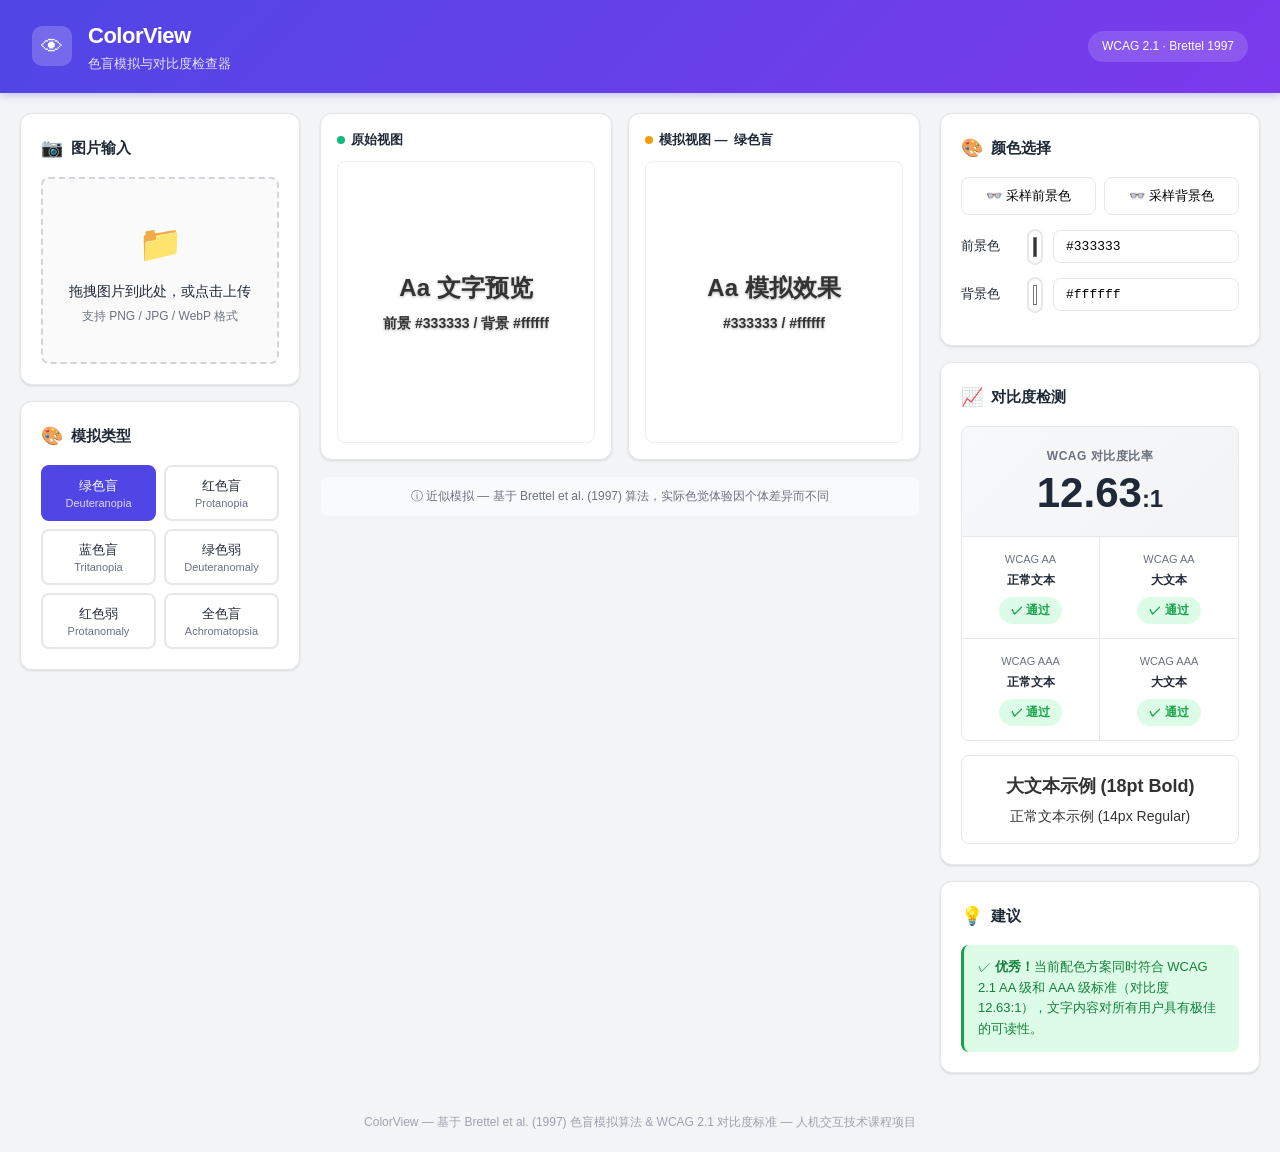
<file: index.html>
<!DOCTYPE html>
<html lang="zh-CN">
<head>
    <meta charset="UTF-8">
    <meta name="viewport" content="width=device-width, initial-scale=1.0">
    <title>ColorView - 色盲模拟与对比度检查器</title>
    <style>
        :root {
            --primary: #4f46e5;
            --primary-dark: #4338ca;
            --primary-light: #e0e7ff;
            --success: #16a34a;
            --success-bg: #dcfce7;
            --warning: #d97706;
            --warning-bg: #fef3c7;
            --danger: #dc2626;
            --danger-bg: #fee2e2;
            --bg: #f3f4f6;
            --card: #ffffff;
            --border: #e5e7eb;
            --text: #1f2937;
            --text-light: #6b7280;
            --text-lighter: #9ca3af;
            --shadow: 0 1px 3px rgba(0,0,0,0.08), 0 1px 2px rgba(0,0,0,0.04);
            --shadow-md: 0 4px 6px -1px rgba(0,0,0,0.08), 0 2px 4px -1px rgba(0,0,0,0.04);
            --radius: 12px;
            --radius-sm: 8px;
        }
        * { margin: 0; padding: 0; box-sizing: border-box; }
        body {
            font-family: -apple-system, BlinkMacSystemFont, 'Segoe UI', Roboto, 'PingFang SC', 'Microsoft YaHei', 'Noto Sans SC', sans-serif;
            background: var(--bg);
            color: var(--text);
            line-height: 1.6;
            min-height: 100vh;
        }

        /* Header */
        .header {
            background: linear-gradient(135deg, var(--primary) 0%, #7c3aed 100%);
            color: white;
            padding: 18px 32px;
            display: flex;
            align-items: center;
            justify-content: space-between;
            box-shadow: 0 2px 8px rgba(79,70,229,0.3);
            position: relative;
            z-index: 10;
        }
        .header-left { display: flex; align-items: center; gap: 16px; }
        .header .logo {
            width: 40px; height: 40px;
            background: rgba(255,255,255,0.2);
            border-radius: 10px;
            display: flex; align-items: center; justify-content: center;
            font-size: 22px;
        }
        .header h1 { font-size: 22px; font-weight: 700; letter-spacing: -0.5px; }
        .header .subtitle { font-size: 13px; opacity: 0.85; margin-top: 1px; }
        .header-badge {
            background: rgba(255,255,255,0.15);
            padding: 6px 14px;
            border-radius: 20px;
            font-size: 12px;
            backdrop-filter: blur(4px);
        }

        /* Main layout */
        .main {
            display: grid;
            grid-template-columns: 280px 1fr 320px;
            gap: 20px;
            padding: 20px;
            max-width: 1600px;
            margin: 0 auto;
            min-height: calc(100vh - 80px);
        }

        /* Cards */
        .card {
            background: var(--card);
            border-radius: var(--radius);
            padding: 20px;
            box-shadow: var(--shadow);
            border: 1px solid var(--border);
        }
        .card + .card { margin-top: 16px; }
        .card-title {
            font-size: 15px;
            font-weight: 600;
            color: var(--text);
            margin-bottom: 14px;
            display: flex;
            align-items: center;
            gap: 8px;
        }
        .card-title .icon { font-size: 18px; }

        /* Upload area */
        .upload-area {
            border: 2px dashed #d1d5db;
            border-radius: var(--radius-sm);
            padding: 36px 20px;
            text-align: center;
            cursor: pointer;
            transition: all 0.25s ease;
            background: #fafafa;
            position: relative;
        }
        .upload-area:hover, .upload-area.dragover {
            border-color: var(--primary);
            background: var(--primary-light);
        }
        .upload-area.dragover { transform: scale(1.02); }
        .upload-icon { font-size: 36px; margin-bottom: 8px; display: block; }
        .upload-text { font-size: 14px; color: var(--text); font-weight: 500; }
        .upload-subtext { font-size: 12px; color: var(--text-light); margin-top: 4px; }
        .upload-area input[type="file"] { display: none; }

        /* CVD type buttons */
        .cvd-grid {
            display: grid;
            grid-template-columns: 1fr 1fr;
            gap: 8px;
        }
        .cvd-btn {
            padding: 10px 8px;
            border: 2px solid var(--border);
            border-radius: var(--radius-sm);
            background: white;
            cursor: pointer;
            transition: all 0.2s;
            text-align: center;
            font-size: 13px;
            font-weight: 500;
            color: var(--text);
        }
        .cvd-btn:hover { border-color: var(--primary); color: var(--primary); background: #fafafe; }
        .cvd-btn.active {
            border-color: var(--primary);
            background: var(--primary);
            color: white;
        }
        .cvd-btn .cvd-label { display: block; font-size: 11px; color: var(--text-light); margin-top: 2px; font-weight: 400; }
        .cvd-btn.active .cvd-label { color: rgba(255,255,255,0.8); }

        /* Preview area */
        .preview-area { display: flex; flex-direction: column; gap: 16px; }
        .preview-container {
            display: grid;
            grid-template-columns: 1fr 1fr;
            gap: 16px;
        }
        .preview-box {
            background: white;
            border-radius: var(--radius);
            padding: 16px;
            box-shadow: var(--shadow);
            border: 1px solid var(--border);
            display: flex;
            flex-direction: column;
        }
        .preview-label {
            font-size: 13px;
            font-weight: 600;
            color: var(--text);
            margin-bottom: 10px;
            display: flex;
            align-items: center;
            gap: 6px;
        }
        .preview-label .dot {
            width: 8px; height: 8px;
            border-radius: 50%;
            display: inline-block;
        }
        .preview-label .dot.original { background: #10b981; }
        .preview-label .dot.simulated { background: #f59e0b; }
        .canvas-wrap {
            position: relative;
            flex: 1;
            background: repeating-conic-gradient(#f3f4f6 0% 25%, #fff 0% 50%) 50%/16px 16px;
            border-radius: var(--radius-sm);
            overflow: hidden;
            min-height: 280px;
            display: flex;
            align-items: center;
            justify-content: center;
            border: 1px solid #eee;
        }
        .canvas-wrap canvas {
            max-width: 100%;
            max-height: 480px;
            display: none;
            image-rendering: auto;
        }
        .canvas-wrap.sample-mode { cursor: crosshair; }
        .canvas-wrap.sample-mode canvas { cursor: crosshair; }

        /* Empty state */
        .empty-state {
            text-align: center;
            padding: 60px 20px;
            color: var(--text-light);
        }
        .empty-state .empty-icon { font-size: 48px; margin-bottom: 12px; display: block; }
        .empty-state p { font-size: 14px; }
        .empty-state .hint { font-size: 12px; color: var(--text-lighter); margin-top: 8px; }

        /* Color blocks (no-image mode) */
        .color-block {
            width: 100%;
            min-height: 280px;
            border-radius: var(--radius-sm);
            display: flex;
            align-items: center;
            justify-content: center;
            font-size: 14px;
            font-weight: 600;
            color: white;
            text-shadow: 0 1px 3px rgba(0,0,0,0.3);
            transition: background-color 0.3s;
        }

        /* Disclaimer */
        .disclaimer {
            font-size: 12px;
            color: var(--text-light);
            text-align: center;
            padding: 10px 16px;
            background: #f9fafb;
            border-radius: var(--radius-sm);
            border: 1px solid #f3f4f6;
        }

        /* Zoom lens */
        .zoom-lens {
            display: none;
            position: fixed;
            width: 128px;
            height: 128px;
            border: 3px solid white;
            border-radius: 10px;
            box-shadow: 0 4px 16px rgba(0,0,0,0.2);
            pointer-events: none;
            z-index: 100;
            overflow: hidden;
            image-rendering: pixelated;
        }
        .zoom-lens.visible { display: block; }
        .zoom-lens canvas { width: 100%; height: 100%; image-rendering: pixelated; }
        .zoom-crosshair {
            position: absolute;
            top: 50%; left: 50%;
            transform: translate(-50%, -50%);
            width: 12px; height: 12px;
            border: 2px solid rgba(255,255,255,0.9);
            border-radius: 50%;
            box-shadow: 0 0 3px rgba(0,0,0,0.4);
        }
        .zoom-color {
            position: absolute;
            bottom: -28px;
            left: 50%;
            transform: translateX(-50%);
            background: rgba(0,0,0,0.75);
            color: white;
            font-size: 11px;
            padding: 3px 8px;
            border-radius: 4px;
            white-space: nowrap;
            font-family: 'SF Mono', 'Consolas', monospace;
        }

        /* Color pickers */
        .color-input-row {
            display: flex;
            align-items: center;
            gap: 10px;
            margin-bottom: 12px;
        }
        .color-input-row label {
            font-size: 13px;
            min-width: 56px;
            color: var(--text);
            font-weight: 500;
        }
        .color-input-row input[type="color"] {
            width: 36px; height: 36px;
            border: 2px solid var(--border);
            border-radius: 8px;
            cursor: pointer;
            padding: 2px;
            background: white;
        }
        .color-input-row input[type="text"] {
            flex: 1;
            padding: 8px 12px;
            border: 1px solid var(--border);
            border-radius: var(--radius-sm);
            font-size: 13px;
            font-family: 'SF Mono', 'Consolas', 'Courier New', monospace;
            transition: border-color 0.2s;
        }
        .color-input-row input[type="text"]:focus {
            outline: none;
            border-color: var(--primary);
            box-shadow: 0 0 0 3px rgba(79,70,229,0.1);
        }

        /* Sample buttons */
        .sample-row { display: flex; gap: 8px; margin-bottom: 14px; }
        .sample-btn {
            flex: 1;
            padding: 9px 12px;
            border: 1px solid var(--border);
            border-radius: var(--radius-sm);
            background: white;
            cursor: pointer;
            font-size: 13px;
            transition: all 0.2s;
            text-align: center;
            font-weight: 500;
        }
        .sample-btn:hover { border-color: var(--primary); color: var(--primary); }
        .sample-btn.active {
            border-color: var(--primary);
            background: var(--primary-light);
            color: var(--primary);
        }
        .sample-hint {
            font-size: 12px;
            color: var(--warning);
            text-align: center;
            padding: 8px;
            background: var(--warning-bg);
            border-radius: 6px;
            margin-bottom: 12px;
            display: none;
        }
        .sample-hint.visible { display: block; }

        /* Contrast result */
        .contrast-result {
            border-radius: var(--radius-sm);
            overflow: hidden;
            border: 1px solid var(--border);
        }
        .contrast-ratio-display {
            background: linear-gradient(135deg, #f8f9fa, #f1f3f5);
            padding: 20px;
            text-align: center;
        }
        .contrast-ratio-display .ratio-label {
            font-size: 12px;
            color: var(--text-light);
            text-transform: uppercase;
            letter-spacing: 0.5px;
            font-weight: 600;
        }
        .contrast-ratio-display .ratio-value {
            font-size: 42px;
            font-weight: 800;
            color: var(--text);
            line-height: 1.1;
            margin-top: 4px;
            font-family: -apple-system, BlinkMacSystemFont, 'Segoe UI', sans-serif;
        }
        .contrast-ratio-display .ratio-value span { font-size: 24px; font-weight: 600; }

        /* WCAG grid */
        .wcag-grid {
            display: grid;
            grid-template-columns: 1fr 1fr;
        }
        .wcag-item {
            padding: 14px 12px;
            text-align: center;
            border-top: 1px solid var(--border);
            transition: background 0.2s;
        }
        .wcag-item:nth-child(odd) { border-right: 1px solid var(--border); }
        .wcag-item .wcag-level { font-size: 11px; color: var(--text-light); font-weight: 500; }
        .wcag-item .wcag-type { font-size: 12px; color: var(--text); font-weight: 600; margin: 2px 0 6px; }
        .wcag-badge {
            display: inline-flex;
            align-items: center;
            gap: 4px;
            padding: 4px 12px;
            border-radius: 14px;
            font-size: 12px;
            font-weight: 600;
        }
        .wcag-badge.pass { background: var(--success-bg); color: var(--success); }
        .wcag-badge.fail { background: var(--danger-bg); color: var(--danger); }

        /* Preview swatch */
        .text-preview {
            margin-top: 14px;
            padding: 16px;
            border-radius: var(--radius-sm);
            text-align: center;
            border: 1px solid var(--border);
        }
        .text-preview .preview-large { font-size: 18px; font-weight: 700; margin-bottom: 4px; }
        .text-preview .preview-normal { font-size: 14px; }

        /* Suggestions */
        .suggestion {
            padding: 12px 14px;
            border-radius: var(--radius-sm);
            font-size: 13px;
            line-height: 1.6;
            margin-bottom: 8px;
        }
        .suggestion:last-child { margin-bottom: 0; }
        .suggestion.pass {
            background: var(--success-bg);
            color: #15803d;
            border-left: 3px solid var(--success);
        }
        .suggestion.warn {
            background: var(--warning-bg);
            color: #92400e;
            border-left: 3px solid var(--warning);
        }
        .suggestion strong { font-weight: 600; }

        /* Footer */
        .footer {
            text-align: center;
            padding: 20px;
            font-size: 12px;
            color: var(--text-lighter);
        }

        /* Responsive */
        @media (max-width: 1200px) {
            .main {
                grid-template-columns: 1fr 1fr;
            }
            .main > .left-panel {
                grid-column: 1 / -1;
                display: grid;
                grid-template-columns: 1fr 1fr;
                gap: 16px;
            }
            .main > .left-panel .card { margin-top: 0; }
        }
        @media (max-width: 768px) {
            .header { padding: 14px 16px; }
            .header h1 { font-size: 18px; }
            .header-badge { display: none; }
            .main {
                grid-template-columns: 1fr;
                padding: 12px;
                gap: 12px;
            }
            .main > .left-panel {
                grid-template-columns: 1fr;
            }
            .preview-container { grid-template-columns: 1fr; }
            .cvd-grid { grid-template-columns: 1fr 1fr 1fr; }
        }

        /* Animations */
        @keyframes fadeIn {
            from { opacity: 0; transform: translateY(8px); }
            to { opacity: 1; transform: translateY(0); }
        }
        .fade-in { animation: fadeIn 0.3s ease; }

        /* Loading spinner */
        .spinner {
            width: 32px; height: 32px;
            border: 3px solid var(--border);
            border-top-color: var(--primary);
            border-radius: 50%;
            animation: spin 0.8s linear infinite;
            margin: 0 auto 12px;
        }
        @keyframes spin { to { transform: rotate(360deg); } }

        /* Image info bar */
        .image-info {
            display: none;
            align-items: center;
            justify-content: space-between;
            padding: 8px 12px;
            background: #f9fafb;
            border-radius: 6px;
            font-size: 12px;
            color: var(--text-light);
            margin-top: 10px;
        }
        .image-info.visible { display: flex; }
        .image-info button {
            background: none;
            border: none;
            color: var(--danger);
            cursor: pointer;
            font-size: 12px;
            font-weight: 500;
            padding: 2px 8px;
            border-radius: 4px;
            transition: background 0.2s;
        }
        .image-info button:hover { background: var(--danger-bg); }
    </style>
</head>
<body>

<header class="header">
    <div class="header-left">
        <div class="logo">&#128065;</div>
        <div>
            <h1>ColorView</h1>
            <div class="subtitle">色盲模拟与对比度检查器</div>
        </div>
    </div>
    <div class="header-badge">WCAG 2.1 &middot; Brettel 1997</div>
</header>

<main class="main">
    <!-- Left Panel: Input -->
    <div class="left-panel">
        <!-- Image Upload -->
        <div class="card">
            <div class="card-title"><span class="icon">&#128247;</span> 图片输入</div>
            <div class="upload-area" id="uploadArea">
                <span class="upload-icon">&#128193;</span>
                <div class="upload-text">拖拽图片到此处，或点击上传</div>
                <div class="upload-subtext">支持 PNG / JPG / WebP 格式</div>
                <input type="file" id="fileInput" accept="image/png,image/jpeg,image/webp">
            </div>
            <div class="image-info" id="imageInfo">
                <span id="imageInfoText"></span>
                <button id="removeImageBtn">移除图片</button>
            </div>
        </div>

        <!-- CVD Type Selection -->
        <div class="card">
            <div class="card-title"><span class="icon">&#127912;</span> 模拟类型</div>
            <div class="cvd-grid" id="cvdSelector">
                <button class="cvd-btn active" data-type="deuteranopia">
                    绿色盲
                    <span class="cvd-label">Deuteranopia</span>
                </button>
                <button class="cvd-btn" data-type="protanopia">
                    红色盲
                    <span class="cvd-label">Protanopia</span>
                </button>
                <button class="cvd-btn" data-type="tritanopia">
                    蓝色盲
                    <span class="cvd-label">Tritanopia</span>
                </button>
                <button class="cvd-btn" data-type="deuteranomaly">
                    绿色弱
                    <span class="cvd-label">Deuteranomaly</span>
                </button>
                <button class="cvd-btn" data-type="protanomaly">
                    红色弱
                    <span class="cvd-label">Protanomaly</span>
                </button>
                <button class="cvd-btn" data-type="achromatopsia">
                    全色盲
                    <span class="cvd-label">Achromatopsia</span>
                </button>
            </div>
        </div>
    </div>

    <!-- Center Panel: Preview -->
    <div class="preview-area">
        <div class="preview-container">
            <div class="preview-box">
                <div class="preview-label">
                    <span class="dot original"></span> 原始视图
                </div>
                <div class="canvas-wrap" id="originalWrap">
                    <canvas id="originalCanvas"></canvas>
                    <div class="empty-state" id="emptyState">
                        <span class="empty-icon">&#127912;</span>
                        <p>上传图片开始色盲模拟分析</p>
                        <div class="hint">或在右侧面板直接选择颜色进行对比度检测</div>
                    </div>
                    <div class="color-block" id="originalColorBlock" style="display:none;"></div>
                </div>
            </div>
            <div class="preview-box">
                <div class="preview-label">
                    <span class="dot simulated"></span>
                    模拟视图 &mdash; <span id="simTypeName">绿色盲</span>
                </div>
                <div class="canvas-wrap" id="simulatedWrap">
                    <canvas id="simulatedCanvas"></canvas>
                    <div class="empty-state" id="simEmptyState">
                        <span class="empty-icon">&#128064;</span>
                        <p>模拟效果将在此显示</p>
                    </div>
                    <div class="color-block" id="simulatedColorBlock" style="display:none;"></div>
                </div>
            </div>
        </div>
        <div class="disclaimer">
            &#9432;&#65039; 近似模拟 &mdash; 基于 Brettel et al. (1997) 算法，实际色觉体验因个体差异而不同
        </div>
    </div>

    <!-- Right Panel: Contrast Checker -->
    <div class="right-panel">
        <!-- Color Selection -->
        <div class="card">
            <div class="card-title"><span class="icon">&#127912;</span> 颜色选择</div>
            <div class="sample-row">
                <button class="sample-btn" id="sampleFgBtn" title="从图片中采样前景色">&#128083; 采样前景色</button>
                <button class="sample-btn" id="sampleBgBtn" title="从图片中采样背景色">&#128083; 采样背景色</button>
            </div>
            <div class="sample-hint" id="sampleHint">&#128072; 请点击左侧原图选取颜色</div>
            <div class="color-input-row">
                <label>前景色</label>
                <input type="color" id="fgColorPicker" value="#333333">
                <input type="text" id="fgColorHex" value="#333333" maxlength="7" placeholder="#000000">
            </div>
            <div class="color-input-row">
                <label>背景色</label>
                <input type="color" id="bgColorPicker" value="#ffffff">
                <input type="text" id="bgColorHex" value="#ffffff" maxlength="7" placeholder="#ffffff">
            </div>
        </div>

        <!-- Contrast Result -->
        <div class="card">
            <div class="card-title"><span class="icon">&#128200;</span> 对比度检测</div>
            <div class="contrast-result">
                <div class="contrast-ratio-display">
                    <div class="ratio-label">WCAG 对比度比率</div>
                    <div class="ratio-value" id="contrastRatio">12.63<span>:1</span></div>
                </div>
                <div class="wcag-grid">
                    <div class="wcag-item">
                        <div class="wcag-level">WCAG AA</div>
                        <div class="wcag-type">正常文本</div>
                        <span class="wcag-badge pass" id="aa-normal">&#10003; 通过</span>
                    </div>
                    <div class="wcag-item">
                        <div class="wcag-level">WCAG AA</div>
                        <div class="wcag-type">大文本</div>
                        <span class="wcag-badge pass" id="aa-large">&#10003; 通过</span>
                    </div>
                    <div class="wcag-item">
                        <div class="wcag-level">WCAG AAA</div>
                        <div class="wcag-type">正常文本</div>
                        <span class="wcag-badge pass" id="aaa-normal">&#10003; 通过</span>
                    </div>
                    <div class="wcag-item">
                        <div class="wcag-level">WCAG AAA</div>
                        <div class="wcag-type">大文本</div>
                        <span class="wcag-badge pass" id="aaa-large">&#10003; 通过</span>
                    </div>
                </div>
            </div>
            <!-- Text preview -->
            <div class="text-preview" id="textPreview">
                <div class="preview-large">大文本示例 (18pt Bold)</div>
                <div class="preview-normal">正常文本示例 (14px Regular)</div>
            </div>
        </div>

        <!-- Suggestions -->
        <div class="card">
            <div class="card-title"><span class="icon">&#128161;</span> 建议</div>
            <div id="suggestions">
                <div class="suggestion pass">
                    &#10003; 当前配色方案符合 WCAG 2.1 AA 级标准，文字内容对大多数用户具有良好的可读性。
                </div>
            </div>
        </div>
    </div>
</main>

<!-- Zoom lens -->
<div class="zoom-lens" id="zoomLens">
    <canvas id="zoomCanvas" width="128" height="128"></canvas>
    <div class="zoom-crosshair"></div>
    <div class="zoom-color" id="zoomColor"></div>
</div>

<footer class="footer">
    ColorView &mdash; 基于 Brettel et al. (1997) 色盲模拟算法 &amp; WCAG 2.1 对比度标准 &mdash; 人机交互技术课程项目
</footer>

<script>
// ================================================================
// ColorView - Color Blind Simulator & Contrast Checker
// Based on Brettel, Vienot & Mollon (1997) simulation algorithm
// WCAG 2.1 contrast ratio calculation
// ================================================================

(function() {
    'use strict';

    // ==================== CVD Simulation Matrices ====================
    // Pre-computed RGB-to-RGB simulation matrices using Brettel 1997 method:
    //   RGB -> LMS (Hunt-Pointer-Estevez) -> Simulate -> LMS -> RGB
    //
    // HPE matrix (RGB -> LMS):
    //   [ 0.4002, 0.7076, -0.0808 ]
    //   [-0.2263, 1.1653,  0.0457 ]
    //   [ 0.0000, 0.0000,  0.9182 ]
    //
    // Dichromacy simulation replaces missing cone response with
    // a linear combination of remaining cones, using anchor wavelengths
    // (475nm and 660nm) to determine the projection plane.
    // Error is redistributed to the S channel.

    const CVD_MATRICES = {
        protanopia: [
            [ 0.152286,  1.052583, -0.204868 ],
            [ 0.114503,  0.786281,  0.099216 ],
            [-0.003882, -0.048116,  1.051998 ]
        ],
        deuteranopia: [
            [ 0.367322,  0.860646, -0.227968 ],
            [ 0.280085,  0.672501,  0.047413 ],
            [-0.011820, -0.084030,  1.095850 ]
        ],
        tritanopia: [
            [ 1.255528, -0.076749, -0.178779 ],
            [-0.078411,  0.930809,  0.147602 ],
            [ 0.004733,  0.691367,  0.303900 ]
        ]
    };

    // Severity levels for anomalous trichromacy
    // Interpolate: result = (1-severity)*identity + severity*dichromacy_matrix
    const ANOMALY_SEVERITY = {
        protanomaly: 0.6,
        deuteranomaly: 0.6
    };

    // Achromatopsia (total color blindness) - luminance-based grayscale
    // Using Rec. 709 luma coefficients
    const ACHROMATOPSIA_MATRIX = [
        [ 0.2126, 0.7152, 0.0722 ],
        [ 0.2126, 0.7152, 0.0722 ],
        [ 0.2126, 0.7152, 0.0722 ]
    ];

    // CVD type display names
    const CVD_NAMES = {
        protanopia: '红色盲',
        deuteranopia: '绿色盲',
        tritanopia: '蓝色盲',
        protanomaly: '红色弱',
        deuteranomaly: '绿色弱',
        achromatopsia: '全色盲'
    };

    // ==================== Color Conversion Utilities ====================

    function hexToRgb(hex) {
        hex = hex.replace(/^#/, '');
        if (hex.length === 3) {
            hex = hex[0]+hex[0] + hex[1]+hex[1] + hex[2]+hex[2];
        }
        const n = parseInt(hex, 16);
        return [(n >> 16) & 255, (n >> 8) & 255, n & 255];
    }

    function rgbToHex(r, g, b) {
        return '#' + [r, g, b].map(v => {
            const c = Math.max(0, Math.min(255, Math.round(v)));
            return c.toString(16).padStart(2, '0');
        }).join('');
    }

    // sRGB inverse gamma (normalized 0-1 input)
    function srgbToLinear(c) {
        return c <= 0.04045 ? c / 12.92 : Math.pow((c + 0.055) / 1.055, 2.4);
    }

    // sRGB forward gamma (normalized 0-1 input)
    function linearToSrgb(c) {
        c = Math.max(0, Math.min(1, c));
        return c <= 0.0031308 ? c * 12.92 : 1.055 * Math.pow(c, 1.0 / 2.4) - 0.055;
    }

    // Apply 3x3 matrix to [r, g, b]
    function applyMatrix(m, r, g, b) {
        return [
            m[0][0]*r + m[0][1]*g + m[0][2]*b,
            m[1][0]*r + m[1][1]*g + m[1][2]*b,
            m[2][0]*r + m[2][1]*g + m[2][2]*b
        ];
    }

    // Interpolate two 3x3 matrices
    function lerpMatrix(a, b, t) {
        const result = [];
        for (let i = 0; i < 3; i++) {
            result[i] = [];
            for (let j = 0; j < 3; j++) {
                result[i][j] = (1 - t) * a[i][j] + t * b[i][j];
            }
        }
        return result;
    }

    const IDENTITY = [[1,0,0],[0,1,0],[0,0,1]];

    // Get the simulation matrix for a given CVD type
    function getSimMatrix(cvdType) {
        if (cvdType === 'achromatopsia') return ACHROMATOPSIA_MATRIX;

        if (CVD_MATRICES[cvdType]) return CVD_MATRICES[cvdType];

        // Anomalous trichromacy: interpolate
        const baseType = cvdType.replace('omaly', 'opia'); // protanomaly -> protanopia
        const severity = ANOMALY_SEVERITY[cvdType] || 0.6;
        if (CVD_MATRICES[baseType]) {
            return lerpMatrix(IDENTITY, CVD_MATRICES[baseType], severity);
        }

        return IDENTITY;
    }

    // Simulate a single pixel's color through CVD
    // Input: r, g, b in 0-255
    // Output: [r, g, b] in 0-255
    function simulatePixel(matrix, r, g, b) {
        // Normalize to 0-1
        let rn = r / 255, gn = g / 255, bn = b / 255;

        // sRGB -> linear
        rn = srgbToLinear(rn);
        gn = srgbToLinear(gn);
        bn = srgbToLinear(bn);

        // Apply CVD simulation matrix (in linear space)
        const [lr, lg, lb] = applyMatrix(matrix, rn, gn, bn);

        // linear -> sRGB
        const ro = linearToSrgb(lr);
        const go = linearToSrgb(lg);
        const bo = linearToSrgb(lb);

        return [
            Math.round(ro * 255),
            Math.round(go * 255),
            Math.round(bo * 255)
        ];
    }

    // ==================== WCAG Contrast Calculation ====================

    // Relative luminance per WCAG 2.1
    // Input: r, g, b in 0-255
    function relativeLuminance(r, g, b) {
        const R = srgbToLinear(r / 255);
        const G = srgbToLinear(g / 255);
        const B = srgbToLinear(b / 255);
        return 0.2126 * R + 0.7152 * G + 0.0722 * B;
    }

    // Contrast ratio per WCAG 2.1
    function contrastRatio(rgb1, rgb2) {
        const l1 = relativeLuminance(...rgb1);
        const l2 = relativeLuminance(...rgb2);
        const lighter = Math.max(l1, l2);
        const darker = Math.min(l1, l2);
        return (lighter + 0.05) / (darker + 0.05);
    }

    // ==================== Application State ====================

    const state = {
        image: null,             // HTMLImageElement
        imageData: null,         // ImageData from original canvas
        cvdType: 'deuteranopia', // current CVD type
        fgColor: [51, 51, 51],   // foreground color RGB
        bgColor: [255, 255, 255], // background color RGB
        sampleMode: null,        // 'fg' or 'bg' or null
        hasImage: false
    };

    // ==================== DOM References ====================

    const $ = id => document.getElementById(id);

    const dom = {
        uploadArea: $('uploadArea'),
        fileInput: $('fileInput'),
        imageInfo: $('imageInfo'),
        imageInfoText: $('imageInfoText'),
        removeImageBtn: $('removeImageBtn'),
        cvdSelector: $('cvdSelector'),
        originalCanvas: $('originalCanvas'),
        simulatedCanvas: $('simulatedCanvas'),
        originalWrap: $('originalWrap'),
        simulatedWrap: $('simulatedWrap'),
        emptyState: $('emptyState'),
        simEmptyState: $('simEmptyState'),
        originalColorBlock: $('originalColorBlock'),
        simulatedColorBlock: $('simulatedColorBlock'),
        simTypeName: $('simTypeName'),
        sampleFgBtn: $('sampleFgBtn'),
        sampleBgBtn: $('sampleBgBtn'),
        sampleHint: $('sampleHint'),
        fgColorPicker: $('fgColorPicker'),
        fgColorHex: $('fgColorHex'),
        bgColorPicker: $('bgColorPicker'),
        bgColorHex: $('bgColorHex'),
        contrastRatio: $('contrastRatio'),
        aaNormal: $('aa-normal'),
        aaLarge: $('aa-large'),
        aaaNormal: $('aaa-normal'),
        aaaLarge: $('aaa-large'),
        textPreview: $('textPreview'),
        suggestions: $('suggestions'),
        zoomLens: $('zoomLens'),
        zoomCanvas: $('zoomCanvas'),
        zoomColor: $('zoomColor')
    };

    const origCtx = dom.originalCanvas.getContext('2d', { willReadFrequently: true });
    const simCtx = dom.simulatedCanvas.getContext('2d', { willReadFrequently: true });
    const zoomCtx = dom.zoomCanvas.getContext('2d');

    // ==================== Image Upload Handling ====================

    function handleFile(file) {
        if (!file || !file.type.startsWith('image/')) return;
        const reader = new FileReader();
        reader.onload = (e) => {
            const img = new Image();
            img.onload = () => {
                state.image = img;
                state.hasImage = true;
                drawOriginalImage();
                applySimulation();
                updateImageInfo(file.name, img.width, img.height);
                dom.emptyState.style.display = 'none';
                dom.simEmptyState.style.display = 'none';
                dom.originalColorBlock.style.display = 'none';
                dom.simulatedColorBlock.style.display = 'none';
                dom.originalCanvas.style.display = 'block';
                dom.simulatedCanvas.style.display = 'block';
            };
            img.src = e.target.result;
        };
        reader.readAsDataURL(file);
    }

    function drawOriginalImage() {
        const img = state.image;
        if (!img) return;

        // Limit canvas size for performance
        const maxDim = 800;
        let w = img.width, h = img.height;
        if (w > maxDim || h > maxDim) {
            const scale = maxDim / Math.max(w, h);
            w = Math.round(w * scale);
            h = Math.round(h * scale);
        }

        dom.originalCanvas.width = w;
        dom.originalCanvas.height = h;
        origCtx.drawImage(img, 0, 0, w, h);
        state.imageData = origCtx.getImageData(0, 0, w, h);

        // Match simulated canvas size
        dom.simulatedCanvas.width = w;
        dom.simulatedCanvas.height = h;
    }

    function updateImageInfo(name, w, h) {
        dom.imageInfoText.textContent = `${name} (${w}×${h})`;
        dom.imageInfo.classList.add('visible');
    }

    function removeImage() {
        state.image = null;
        state.imageData = null;
        state.hasImage = false;
        dom.imageInfo.classList.remove('visible');
        dom.emptyState.style.display = '';
        dom.simEmptyState.style.display = '';
        dom.originalCanvas.style.display = 'none';
        dom.simulatedCanvas.style.display = 'none';
        dom.originalColorBlock.style.display = 'none';
        dom.simulatedColorBlock.style.display = 'none';
        dom.fileInput.value = '';
        updateColorBlocks();
    }

    // Drag and drop
    dom.uploadArea.addEventListener('dragover', (e) => {
        e.preventDefault();
        dom.uploadArea.classList.add('dragover');
    });
    dom.uploadArea.addEventListener('dragleave', () => {
        dom.uploadArea.classList.remove('dragover');
    });
    dom.uploadArea.addEventListener('drop', (e) => {
        e.preventDefault();
        dom.uploadArea.classList.remove('dragover');
        if (e.dataTransfer.files.length > 0) {
            handleFile(e.dataTransfer.files[0]);
        }
    });
    dom.uploadArea.addEventListener('click', () => dom.fileInput.click());
    dom.fileInput.addEventListener('change', (e) => {
        if (e.target.files.length > 0) handleFile(e.target.files[0]);
    });
    dom.removeImageBtn.addEventListener('click', removeImage);

    // ==================== CVD Simulation ====================

    function applySimulation() {
        if (!state.imageData) {
            // If no image, simulate the color blocks
            updateColorBlocks();
            return;
        }

        const matrix = getSimMatrix(state.cvdType);
        const src = state.imageData;
        const dst = simCtx.createImageData(src.width, src.height);
        const srcData = src.data;
        const dstData = dst.data;

        for (let i = 0; i < srcData.length; i += 4) {
            const [sr, sg, sb] = simulatePixel(matrix, srcData[i], srcData[i+1], srcData[i+2]);
            dstData[i]   = sr;
            dstData[i+1] = sg;
            dstData[i+2] = sb;
            dstData[i+3] = srcData[i+3]; // preserve alpha
        }

        simCtx.putImageData(dst, 0, 0);
        dom.simTypeName.textContent = CVD_NAMES[state.cvdType] || state.cvdType;
    }

    // CVD type selector
    dom.cvdSelector.addEventListener('click', (e) => {
        const btn = e.target.closest('.cvd-btn');
        if (!btn) return;
        dom.cvdSelector.querySelectorAll('.cvd-btn').forEach(b => b.classList.remove('active'));
        btn.classList.add('active');
        state.cvdType = btn.dataset.type;
        applySimulation();

        // Save preference
        try { localStorage.setItem('colorview_cvd', state.cvdType); } catch(e) {}
    });

    // ==================== Color Block Mode (no image) ====================

    function updateColorBlocks() {
        if (state.hasImage) return;

        const fgHex = rgbToHex(...state.fgColor);
        const bgHex = rgbToHex(...state.bgColor);

        // Show color blocks instead of canvases
        dom.originalCanvas.style.display = 'none';
        dom.simulatedCanvas.style.display = 'none';
        dom.emptyState.style.display = 'none';
        dom.simEmptyState.style.display = 'none';

        // Original block: show background color with foreground text
        dom.originalColorBlock.style.display = 'flex';
        dom.originalColorBlock.style.background = bgHex;
        dom.originalColorBlock.style.color = fgHex;
        dom.originalColorBlock.innerHTML = `<div style="text-align:center"><div style="font-size:24px;font-weight:700;">Aa 文字预览</div><div style="font-size:14px;margin-top:4px;">前景 ${fgHex} / 背景 ${bgHex}</div></div>`;

        // Simulated block: apply CVD to both colors
        const matrix = getSimMatrix(state.cvdType);
        const simFg = simulatePixel(matrix, ...state.fgColor);
        const simBg = simulatePixel(matrix, ...state.bgColor);
        const simFgHex = rgbToHex(...simFg);
        const simBgHex = rgbToHex(...simBg);

        dom.simulatedColorBlock.style.display = 'flex';
        dom.simulatedColorBlock.style.background = simBgHex;
        dom.simulatedColorBlock.style.color = simFgHex;
        dom.simulatedColorBlock.innerHTML = `<div style="text-align:center"><div style="font-size:24px;font-weight:700;">Aa 模拟效果</div><div style="font-size:14px;margin-top:4px;">${simFgHex} / ${simBgHex}</div></div>`;

        dom.simTypeName.textContent = CVD_NAMES[state.cvdType] || state.cvdType;
    }

    // ==================== Color Sampling from Image ====================

    function setSampleMode(mode) {
        if (state.sampleMode === mode) {
            // Toggle off
            state.sampleMode = null;
            dom.sampleFgBtn.classList.remove('active');
            dom.sampleBgBtn.classList.remove('active');
            dom.sampleHint.classList.remove('visible');
            dom.originalWrap.classList.remove('sample-mode');
            dom.zoomLens.classList.remove('visible');
            return;
        }
        state.sampleMode = mode;
        dom.sampleFgBtn.classList.toggle('active', mode === 'fg');
        dom.sampleBgBtn.classList.toggle('active', mode === 'bg');
        dom.sampleHint.classList.add('visible');
        dom.originalWrap.classList.add('sample-mode');
    }

    dom.sampleFgBtn.addEventListener('click', () => setSampleMode('fg'));
    dom.sampleBgBtn.addEventListener('click', () => setSampleMode('bg'));

    // Click on original canvas to sample color
    dom.originalCanvas.addEventListener('click', (e) => {
        if (!state.sampleMode || !state.imageData) return;

        const rect = dom.originalCanvas.getBoundingClientRect();
        const scaleX = dom.originalCanvas.width / rect.width;
        const scaleY = dom.originalCanvas.height / rect.height;
        const x = Math.floor((e.clientX - rect.left) * scaleX);
        const y = Math.floor((e.clientY - rect.top) * scaleY);

        if (x < 0 || y < 0 || x >= state.imageData.width || y >= state.imageData.height) return;

        const idx = (y * state.imageData.width + x) * 4;
        const r = state.imageData.data[idx];
        const g = state.imageData.data[idx + 1];
        const b = state.imageData.data[idx + 2];
        const hex = rgbToHex(r, g, b);

        if (state.sampleMode === 'fg') {
            state.fgColor = [r, g, b];
            dom.fgColorPicker.value = hex;
            dom.fgColorHex.value = hex;
        } else {
            state.bgColor = [r, g, b];
            dom.bgColorPicker.value = hex;
            dom.bgColorHex.value = hex;
        }

        // Exit sample mode
        setSampleMode(null);
        updateContrast();
        if (!state.hasImage) updateColorBlocks();
    });

    // Zoom lens on hover over original canvas
    dom.originalCanvas.addEventListener('mousemove', (e) => {
        if (!state.imageData) return;

        const rect = dom.originalCanvas.getBoundingClientRect();
        const scaleX = dom.originalCanvas.width / rect.width;
        const scaleY = dom.originalCanvas.height / rect.height;
        const x = Math.floor((e.clientX - rect.left) * scaleX);
        const y = Math.floor((e.clientY - rect.top) * scaleY);

        if (x < 0 || y < 0 || x >= state.imageData.width || y >= state.imageData.height) {
            dom.zoomLens.classList.remove('visible');
            return;
        }

        // Show zoom lens (keep within viewport)
        let lensX = e.clientX + 20;
        let lensY = e.clientY - 80;
        if (lensX + 140 > window.innerWidth) lensX = e.clientX - 150;
        if (lensY < 10) lensY = e.clientY + 20;
        dom.zoomLens.classList.add('visible');
        dom.zoomLens.style.left = lensX + 'px';
        dom.zoomLens.style.top = lensY + 'px';

        // Draw zoomed view (8x zoom, 16x16 pixel area -> 128x128)
        const halfView = 8;
        zoomCtx.imageSmoothingEnabled = false;
        zoomCtx.clearRect(0, 0, 128, 128);
        zoomCtx.drawImage(
            dom.originalCanvas,
            x - halfView, y - halfView, halfView * 2, halfView * 2,
            0, 0, 128, 128
        );

        // Show color under cursor
        const idx = (y * state.imageData.width + x) * 4;
        const r = state.imageData.data[idx];
        const g = state.imageData.data[idx + 1];
        const b = state.imageData.data[idx + 2];
        const hex = rgbToHex(r, g, b);
        dom.zoomColor.textContent = hex;
        dom.zoomColor.style.backgroundColor = hex;
        dom.zoomColor.style.color = relativeLuminance(r, g, b) > 0.5 ? '#000' : '#fff';
    });

    dom.originalCanvas.addEventListener('mouseleave', () => {
        dom.zoomLens.classList.remove('visible');
    });

    // ==================== Color Picker Sync ====================

    function syncColorInputs(pickerEl, hexEl, stateKey) {
        pickerEl.addEventListener('input', (e) => {
            const hex = e.target.value;
            hexEl.value = hex;
            state[stateKey] = hexToRgb(hex);
            updateContrast();
            if (!state.hasImage) updateColorBlocks();
        });
        hexEl.addEventListener('input', (e) => {
            let hex = e.target.value.trim();
            if (!hex.startsWith('#')) hex = '#' + hex;
            if (/^#[0-9a-fA-F]{6}$/.test(hex)) {
                pickerEl.value = hex;
                state[stateKey] = hexToRgb(hex);
                updateContrast();
                if (!state.hasImage) updateColorBlocks();
            }
        });
        hexEl.addEventListener('blur', (e) => {
            let hex = e.target.value.trim();
            if (!hex.startsWith('#')) hex = '#' + hex;
            if (/^#[0-9a-fA-F]{6}$/.test(hex)) {
                e.target.value = hex;
            } else {
                e.target.value = rgbToHex(...state[stateKey]);
            }
        });
    }

    syncColorInputs(dom.fgColorPicker, dom.fgColorHex, 'fgColor');
    syncColorInputs(dom.bgColorPicker, dom.bgColorHex, 'bgColor');

    // ==================== Contrast Checker & Suggestions ====================

    function updateWcagBadge(element, pass) {
        element.className = 'wcag-badge ' + (pass ? 'pass' : 'fail');
        element.innerHTML = pass ? '&#10003; 通过' : '&#10007; 未通过';
    }

    function updateContrast() {
        const ratio = contrastRatio(state.fgColor, state.bgColor);
        const ratioText = ratio.toFixed(2);
        dom.contrastRatio.innerHTML = ratioText + '<span>:1</span>';

        // WCAG thresholds
        const aaNormal = ratio >= 4.5;
        const aaLarge = ratio >= 3.0;
        const aaaNormal = ratio >= 7.0;
        const aaaLarge = ratio >= 4.5;

        updateWcagBadge(dom.aaNormal, aaNormal);
        updateWcagBadge(dom.aaLarge, aaLarge);
        updateWcagBadge(dom.aaaNormal, aaaNormal);
        updateWcagBadge(dom.aaaLarge, aaaLarge);

        // Update text preview
        const fgHex = rgbToHex(...state.fgColor);
        const bgHex = rgbToHex(...state.bgColor);
        dom.textPreview.style.background = bgHex;
        dom.textPreview.style.color = fgHex;

        // Generate suggestions
        generateSuggestions(ratio, aaNormal, aaLarge, aaaNormal, aaaLarge);
    }

    function generateSuggestions(ratio, aaNormal, aaLarge, aaaNormal, aaaLarge) {
        const suggestions = [];
        const fgLum = relativeLuminance(...state.fgColor);
        const bgLum = relativeLuminance(...state.bgColor);
        const fgIsDarker = fgLum < bgLum;

        if (aaNormal && aaaNormal) {
            suggestions.push({
                type: 'pass',
                text: '&#10003; <strong>优秀！</strong>当前配色方案同时符合 WCAG 2.1 AA 级和 AAA 级标准（对比度 ' + ratio.toFixed(2) + ':1），文字内容对所有用户具有极佳的可读性。'
            });
        } else if (aaNormal) {
            suggestions.push({
                type: 'pass',
                text: '&#10003; 当前配色符合 WCAG AA 级标准（对比度 ' + ratio.toFixed(2) + ':1），满足大多数场景的无障碍要求。'
            });
            if (!aaaNormal) {
                suggestions.push({
                    type: 'warn',
                    text: '&#9888; <strong>未达到 AAA 级</strong>（需要 7:1 以上）。若用于正文文字，建议' +
                        (fgIsDarker ? '将文字颜色进一步加深' : '将文字颜色进一步减淡') +
                        '，或' + (fgIsDarker ? '将背景色减淡' : '将背景色加深') +
                        '以达到更高标准。'
                });
            }
        } else if (aaLarge) {
            suggestions.push({
                type: 'warn',
                text: '&#9888; <strong>仅通过大文本 AA 级</strong>（对比度 ' + ratio.toFixed(2) + ':1，大文本需 ≥ 3:1）。' +
                    '此配色仅适用于 18pt 以上或 14pt 加粗的大文本。'
            });
            suggestions.push({
                type: 'warn',
                text: '&#128736; <strong>改进建议：</strong>' +
                    (fgIsDarker
                        ? '将文字颜色加深（当前前景色较暗，可尝试更深的颜色）或将背景色减淡，使对比度达到 4.5:1 以上。'
                        : '将文字颜色减淡（当前前景色较亮，可尝试更浅的颜色）或将背景色加深，使对比度达到 4.5:1 以上。')
            });
        } else {
            suggestions.push({
                type: 'warn',
                text: '&#10060; <strong>未通过任何 WCAG 级别</strong>（对比度仅 ' + ratio.toFixed(2) + ':1）。' +
                    '当前配色方案的文字在背景上难以辨认，对视力正常用户也可能造成阅读困难。'
            });

            // Calculate how much to adjust
            const targetRatio = 4.5;
            suggestions.push({
                type: 'warn',
                text: '&#128736; <strong>紧急改进：</strong>' +
                    (fgIsDarker
                        ? '建议将文字颜色显著加深，或将背景色显著减淡。至少需要将对比度提升至 4.5:1（当前差距 ' + (targetRatio - ratio).toFixed(2) + '）。'
                        : '建议将文字颜色显著减淡，或将背景色显著加深。至少需要将对比度提升至 4.5:1（当前差距 ' + (targetRatio - ratio).toFixed(2) + '）。')
            });
            suggestions.push({
                type: 'warn',
                text: '&#128161; <strong>替代方案：</strong>如无法调整颜色，可将字号增大至 18pt（或 14pt 加粗）以上，此时仅需满足 3:1 的对比度要求。'
            });
        }

        dom.suggestions.innerHTML = suggestions.map(s =>
            `<div class="suggestion ${s.type}">${s.text}</div>`
        ).join('');
    }

    // ==================== Initialization ====================

    function init() {
        // Load saved CVD preference
        try {
            const saved = localStorage.getItem('colorview_cvd');
            if (saved && CVD_NAMES[saved]) {
                state.cvdType = saved;
                dom.cvdSelector.querySelectorAll('.cvd-btn').forEach(b => {
                    b.classList.toggle('active', b.dataset.type === saved);
                });
            }
        } catch(e) {}

        // Initial contrast calculation
        updateContrast();

        // Show initial color blocks (no image mode)
        updateColorBlocks();

        // Prevent default drag behavior on the whole page
        document.addEventListener('dragover', (e) => e.preventDefault());
        document.addEventListener('drop', (e) => e.preventDefault());

        // Keyboard shortcuts (1-6 for CVD types)
        document.addEventListener('keydown', (e) => {
            if (e.target.tagName === 'INPUT') return;
            const types = ['protanopia', 'deuteranopia', 'tritanopia', 'protanomaly', 'deuteranomaly', 'achromatopsia'];
            const idx = parseInt(e.key) - 1;
            if (idx >= 0 && idx < types.length) {
                state.cvdType = types[idx];
                dom.cvdSelector.querySelectorAll('.cvd-btn').forEach(b => {
                    b.classList.toggle('active', b.dataset.type === state.cvdType);
                });
                applySimulation();
                try { localStorage.setItem('colorview_cvd', state.cvdType); } catch(e) {}
            }
        });
    }

    init();

})();
</script>

</body>
</html>
</file>
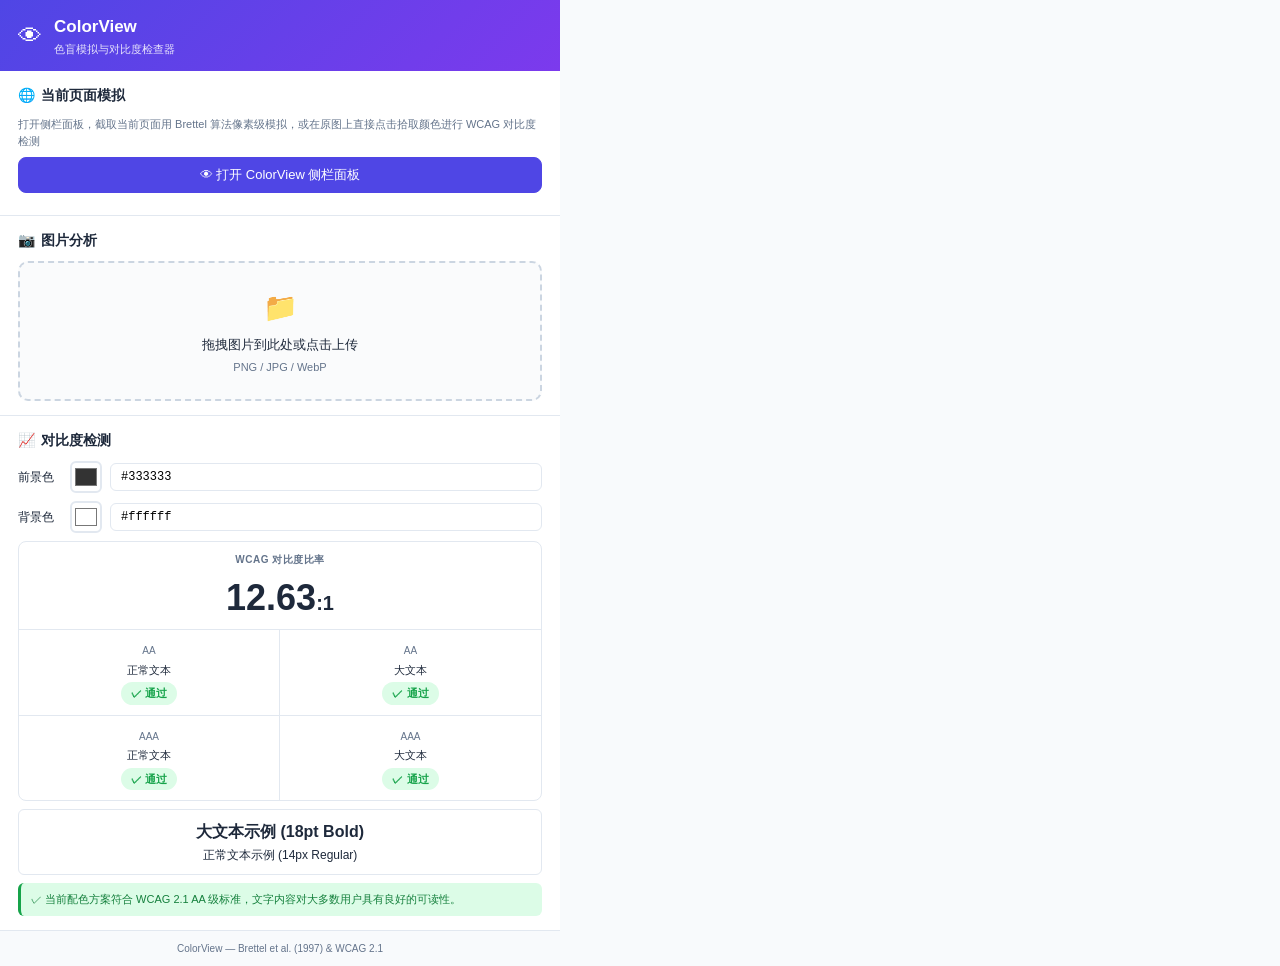
<file: colorview-extension/popup.html>
<!DOCTYPE html>
<html lang="zh-CN">
<head>
  <meta charset="UTF-8">
  <meta name="viewport" content="width=device-width, initial-scale=1.0">
  <title>ColorView - 色盲模拟与对比度检查器</title>
  <link rel="stylesheet" href="popup.css">
</head>
<body>

<!-- Compact header -->
<header class="cv-header">
  <span class="cv-logo">&#128065;</span>
  <div>
    <h1>ColorView</h1>
    <p>色盲模拟与对比度检查器</p>
  </div>
</header>

<!-- Page simulation section -->
<section class="cv-section" id="pageSimSection">
  <div class="cv-section-title">
    <span>&#127760;</span> 当前页面模拟
  </div>
  <p class="cv-hint">打开侧栏面板，截取当前页面用 Brettel 算法像素级模拟，或在原图上直接点击拾取颜色进行 WCAG 对比度检测</p>
  <div class="cv-row">
    <button id="startPageSimBtn" class="cv-btn cv-btn-primary">
      &#128065; 打开 ColorView 侧栏面板
    </button>
    <button id="stopPageSimBtn" class="cv-btn cv-btn-danger" style="display:none">
      &#10005; 关闭侧栏面板
    </button>
  </div>
</section>

<!-- Image upload section -->
<section class="cv-section">
  <div class="cv-section-title">
    <span>&#128247;</span> 图片分析
  </div>
  <div class="cv-upload-area" id="uploadArea">
    <span class="cv-upload-icon">&#128193;</span>
    <p>拖拽图片到此处或点击上传</p>
    <p class="cv-sub">PNG / JPG / WebP</p>
    <input type="file" id="fileInput" accept="image/png,image/jpeg,image/webp" hidden>
  </div>
</section>

<!-- CVD Type for image -->
<section class="cv-section" id="imageCvdSection" style="display:none">
  <div class="cv-section-title">
    <span>&#127912;</span> 模拟类型
  </div>
  <div class="cv-type-grid" id="cvdSelector">
    <button class="cv-type-btn active" data-type="deuteranopia">绿色盲<span>Deuteranopia</span></button>
    <button class="cv-type-btn" data-type="protanopia">红色盲<span>Protanopia</span></button>
    <button class="cv-type-btn" data-type="tritanopia">蓝色盲<span>Tritanopia</span></button>
    <button class="cv-type-btn" data-type="deuteranomaly">绿色弱<span>Deuteranomaly</span></button>
    <button class="cv-type-btn" data-type="protanomaly">红色弱<span>Protanomaly</span></button>
    <button class="cv-type-btn" data-type="achromatopsia">全色盲<span>Achromatopsia</span></button>
  </div>
  <p class="cv-shortcut-hint">键盘快捷键 1-6 快速切换 CVD 类型</p>
</section>

<!-- Preview area -->
<section class="cv-section" id="previewSection" style="display:none">
  <div class="cv-section-title">
    <span>&#128269;</span> 预览
  </div>
  <div class="cv-preview-grid">
    <div class="cv-preview-box">
      <div class="cv-preview-label"><span class="cv-dot cv-dot-original"></span> 原始</div>
      <div class="cv-canvas-wrap">
        <canvas id="originalCanvas"></canvas>
        <div class="cv-empty" id="originalPlaceholder">原图将显示在此</div>
      </div>
    </div>
    <div class="cv-preview-box">
      <div class="cv-preview-label"><span class="cv-dot cv-dot-sim"></span> 模拟 - <span id="simTypeName">绿色盲</span></div>
      <div class="cv-canvas-wrap">
        <canvas id="simulatedCanvas"></canvas>
        <div class="cv-empty" id="simPlaceholder">模拟效果将显示在此</div>
      </div>
    </div>
  </div>
  <div class="cv-image-info" id="imageInfo" style="display:none">
    <span id="imageInfoText"></span>
    <button id="removeImageBtn">移除</button>
  </div>
  <p class="cv-disclaimer">&#9432; 近似模拟 &mdash; 基于 Brettel et al. (1997) 算法</p>
</section>

<!-- Contrast checker (always visible but requires colors) -->
<section class="cv-section">
  <div class="cv-section-title">
    <span>&#128200;</span> 对比度检测
  </div>
  <div class="cv-color-row">
    <label>前景色</label>
    <input type="color" id="fgColorPicker" value="#333333">
    <input type="text" id="fgColorHex" value="#333333" maxlength="7">
  </div>
  <div class="cv-color-row">
    <label>背景色</label>
    <input type="color" id="bgColorPicker" value="#ffffff">
    <input type="text" id="bgColorHex" value="#ffffff" maxlength="7">
  </div>
  <div class="cv-contrast-result">
    <div class="cv-ratio-label">WCAG 对比度比率</div>
    <div class="cv-ratio-value" id="contrastRatio">12.63<span>:1</span></div>
    <div class="cv-wcag-grid">
      <div class="cv-wcag-item">
        <span class="cv-wcag-tier">AA</span>
        <span class="cv-wcag-text">正常文本</span>
        <span class="cv-wcag-badge cv-pass" id="aa-normal">&#10003; 通过</span>
      </div>
      <div class="cv-wcag-item">
        <span class="cv-wcag-tier">AA</span>
        <span class="cv-wcag-text">大文本</span>
        <span class="cv-wcag-badge cv-pass" id="aa-large">&#10003; 通过</span>
      </div>
      <div class="cv-wcag-item">
        <span class="cv-wcag-tier">AAA</span>
        <span class="cv-wcag-text">正常文本</span>
        <span class="cv-wcag-badge cv-pass" id="aaa-normal">&#10003; 通过</span>
      </div>
      <div class="cv-wcag-item">
        <span class="cv-wcag-tier">AAA</span>
        <span class="cv-wcag-text">大文本</span>
        <span class="cv-wcag-badge cv-pass" id="aaa-large">&#10003; 通过</span>
      </div>
    </div>
  </div>
  <div class="cv-text-preview" id="textPreview">
    <div class="cv-preview-lg">大文本示例 (18pt Bold)</div>
    <div class="cv-preview-nm">正常文本示例 (14px Regular)</div>
  </div>
  <div class="cv-suggestions" id="suggestions">
    <div class="cv-suggestion cv-spass">&#10003; 当前配色方案符合 WCAG 2.1 AA 级标准，文字内容对大多数用户具有良好的可读性。</div>
  </div>
</section>

<footer class="cv-footer">
  ColorView &mdash; Brettel et al. (1997) &amp; WCAG 2.1
</footer>

<script src="simulation-core.js"></script>
<script src="popup.js"></script>
</body>
</html>
</file>
<file: colorview-extension/popup.css>
/* ColorView Extension - Popup Styles */
:root {
  --cv-primary: #4f46e5;
  --cv-primary-light: #e0e7ff;
  --cv-success: #16a34a;
  --cv-success-bg: #dcfce7;
  --cv-warning: #d97706;
  --cv-warning-bg: #fef3c7;
  --cv-danger: #dc2626;
  --cv-danger-bg: #fee2e2;
  --cv-bg: #f8fafc;
  --cv-card: #fff;
  --cv-border: #e2e8f0;
  --cv-text: #1e293b;
  --cv-text-light: #64748b;
  --cv-radius: 10px;
  --cv-shadow: 0 1px 3px rgba(0,0,0,0.06);
}

* { margin: 0; padding: 0; box-sizing: border-box; }

body {
  width: 560px;
  max-height: 600px;
  overflow-y: auto;
  font-family: -apple-system, BlinkMacSystemFont, 'Segoe UI', Roboto, 'PingFang SC', 'Microsoft YaHei', sans-serif;
  font-size: 13px;
  color: var(--cv-text);
  background: var(--cv-bg);
  line-height: 1.5;
}

body::-webkit-scrollbar { width: 6px; }
body::-webkit-scrollbar-thumb { background: #cbd5e1; border-radius: 3px; }

/* Header */
.cv-header {
  background: linear-gradient(135deg, var(--cv-primary), #7c3aed);
  color: white;
  padding: 14px 18px;
  display: flex;
  align-items: center;
  gap: 12px;
  position: sticky;
  top: 0;
  z-index: 10;
}
.cv-logo { font-size: 24px; }
.cv-header h1 { font-size: 17px; font-weight: 700; }
.cv-header p { font-size: 11px; opacity: 0.85; margin-top: 1px; }

/* Sections */
.cv-section {
  background: var(--cv-card);
  border-bottom: 1px solid var(--cv-border);
  padding: 14px 18px;
}
.cv-section-title {
  font-size: 14px;
  font-weight: 600;
  margin-bottom: 10px;
  display: flex;
  align-items: center;
  gap: 6px;
}
.cv-hint { font-size: 11px; color: var(--cv-text-light); margin-bottom: 8px; }
.cv-row { display: flex; gap: 8px; margin-bottom: 8px; }

/* Buttons */
.cv-btn {
  padding: 8px 16px;
  border: 1px solid var(--cv-border);
  border-radius: 8px;
  font-size: 13px;
  cursor: pointer;
  font-weight: 500;
  transition: all 0.2s;
  font-family: inherit;
  background: white;
  color: var(--cv-text);
}
.cv-btn:hover { border-color: var(--cv-primary); color: var(--cv-primary); }

.cv-btn-primary {
  background: var(--cv-primary);
  color: white;
  border-color: var(--cv-primary);
  flex: 1;
}
.cv-btn-primary:hover { background: #4338ca; border-color: #4338ca; color: white; }

.cv-btn-danger {
  background: var(--cv-danger);
  color: white;
  border-color: var(--cv-danger);
  flex: 1;
}
.cv-btn-danger:hover { background: #b91c1c; color: white; }

.cv-select {
  width: 100%;
  padding: 8px 12px;
  border: 1px solid var(--cv-border);
  border-radius: 8px;
  font-size: 13px;
  font-family: inherit;
  background: white;
  color: var(--cv-text);
  cursor: pointer;
}

/* Upload */
.cv-upload-area {
  border: 2px dashed #cbd5e1;
  border-radius: 10px;
  padding: 24px;
  text-align: center;
  cursor: pointer;
  transition: all 0.2s;
  background: #fafbfc;
}
.cv-upload-area:hover, .cv-upload-area.dragover {
  border-color: var(--cv-primary);
  background: var(--cv-primary-light);
}
.cv-upload-icon { font-size: 28px; display: block; margin-bottom: 6px; }
.cv-sub { font-size: 11px; color: var(--cv-text-light); margin-top: 4px; }

/* CVD Type Grid */
.cv-type-grid {
  display: grid;
  grid-template-columns: 1fr 1fr 1fr;
  gap: 6px;
}
.cv-type-btn {
  padding: 8px 6px;
  border: 2px solid var(--cv-border);
  border-radius: 8px;
  background: white;
  cursor: pointer;
  text-align: center;
  font-size: 12px;
  font-weight: 500;
  transition: all 0.2s;
  font-family: inherit;
  color: var(--cv-text);
}
.cv-type-btn span { display: block; font-size: 10px; color: var(--cv-text-light); font-weight: 400; }
.cv-type-btn:hover { border-color: var(--cv-primary); color: var(--cv-primary); }
.cv-type-btn.active {
  border-color: var(--cv-primary);
  background: var(--cv-primary);
  color: white;
}
.cv-type-btn.active span { color: rgba(255,255,255,0.75); }

/* Preview */
.cv-preview-grid {
  display: grid;
  grid-template-columns: 1fr 1fr;
  gap: 10px;
}
.cv-preview-box {
  background: white;
  border-radius: 8px;
  border: 1px solid var(--cv-border);
  overflow: hidden;
}
.cv-preview-label {
  font-size: 11px;
  font-weight: 600;
  padding: 6px 12px;
  background: #f8fafc;
  display: flex;
  align-items: center;
  gap: 6px;
  border-bottom: 1px solid var(--cv-border);
}
.cv-dot { width: 7px; height: 7px; border-radius: 50%; display: inline-block; }
.cv-dot-original { background: #10b981; }
.cv-dot-sim { background: #f59e0b; }
.cv-canvas-wrap {
  background: repeating-conic-gradient(#f1f5f9 0% 25%, #fff 0% 50%) 50%/12px 12px;
  min-height: 140px;
  display: flex;
  align-items: center;
  justify-content: center;
  overflow: hidden;
}
.cv-canvas-wrap canvas { max-width: 100%; }
.cv-empty {
  padding: 30px;
  color: var(--cv-text-light);
  text-align: center;
  font-size: 12px;
}
.cv-disclaimer {
  font-size: 10px;
  color: var(--cv-text-light);
  text-align: center;
  padding: 8px;
  background: #f8fafc;
  border-radius: 6px;
  margin-top: 8px;
}

.cv-image-info {
  display: flex;
  align-items: center;
  justify-content: space-between;
  padding: 6px 10px;
  background: #f8fafc;
  border-radius: 6px;
  font-size: 11px;
  color: var(--cv-text-light);
  margin-top: 8px;
}
.cv-image-info button {
  background: none;
  border: none;
  color: var(--cv-danger);
  cursor: pointer;
  font-size: 11px;
  font-weight: 500;
}

/* Color rows */
.cv-color-row {
  display: flex;
  align-items: center;
  gap: 8px;
  margin-bottom: 8px;
}
.cv-color-row label { font-size: 12px; font-weight: 500; min-width: 44px; }
.cv-color-row input[type="color"] {
  width: 32px; height: 32px;
  border: 2px solid var(--cv-border);
  border-radius: 6px;
  cursor: pointer;
  padding: 1px;
  background: white;
}
.cv-color-row input[type="text"] {
  flex: 1;
  padding: 6px 10px;
  border: 1px solid var(--cv-border);
  border-radius: 6px;
  font-size: 12px;
  font-family: 'SF Mono', 'Consolas', monospace;
}
.cv-color-row input[type="text"]:focus {
  outline: none;
  border-color: var(--cv-primary);
  box-shadow: 0 0 0 3px rgba(79,70,229,0.1);
}

/* Contrast result */
.cv-contrast-result {
  border: 1px solid var(--cv-border);
  border-radius: 8px;
  overflow: hidden;
  margin-top: 8px;
}
.cv-ratio-label {
  font-size: 10px;
  color: var(--cv-text-light);
  text-align: center;
  text-transform: uppercase;
  font-weight: 600;
  letter-spacing: 0.5px;
  padding: 10px 10px 0;
}
.cv-ratio-value {
  font-size: 36px;
  font-weight: 800;
  text-align: center;
  padding: 4px;
  color: var(--cv-text);
}
.cv-ratio-value span { font-size: 20px; font-weight: 600; }
.cv-wcag-grid {
  display: grid;
  grid-template-columns: 1fr 1fr;
}
.cv-wcag-item {
  padding: 10px 8px;
  text-align: center;
  border-top: 1px solid var(--cv-border);
}
.cv-wcag-item:nth-child(odd) { border-right: 1px solid var(--cv-border); }
.cv-wcag-tier { font-size: 10px; color: var(--cv-text-light); font-weight: 500; }
.cv-wcag-text { font-size: 11px; display: block; margin: 2px 0 4px; font-weight: 500; }
.cv-wcag-badge {
  display: inline-block;
  padding: 3px 10px;
  border-radius: 12px;
  font-size: 11px;
  font-weight: 600;
}
.cv-wcag-badge.cv-pass { background: var(--cv-success-bg); color: var(--cv-success); }
.cv-wcag-badge.cv-fail { background: var(--cv-danger-bg); color: var(--cv-danger); }

/* Text preview */
.cv-text-preview {
  margin-top: 8px;
  padding: 10px;
  border-radius: 6px;
  text-align: center;
  border: 1px solid var(--cv-border);
}
.cv-preview-lg { font-size: 16px; font-weight: 700; }
.cv-preview-nm { font-size: 12px; margin-top: 2px; }

/* Suggestions */
.cv-suggestions { margin-top: 8px; }
.cv-suggestion {
  padding: 8px 10px;
  border-radius: 6px;
  font-size: 11px;
  line-height: 1.5;
  margin-bottom: 4px;
}
.cv-suggestion:last-child { margin-bottom: 0; }
.cv-spass { background: var(--cv-success-bg); color: #15803d; border-left: 3px solid var(--cv-success); }
.cv-swarn { background: var(--cv-warning-bg); color: #92400e; border-left: 3px solid var(--cv-warning); }

/* Footer */
.cv-footer {
  text-align: center;
  padding: 10px;
  font-size: 10px;
  color: var(--cv-text-light);
}

/* Shortcut hint */
.cv-shortcut-hint {
  font-size: 10px;
  color: #94a3b8;
  text-align: center;
  margin-top: 6px;
}

/* Toast */
#popup-toast {
  font-family: -apple-system, BlinkMacSystemFont, 'Segoe UI', Roboto, 'PingFang SC', 'Microsoft YaHei', sans-serif;
}

/* HEX input error state */
.cv-color-row input[type="text"].error {
  border-color: var(--cv-danger);
  animation: cvShake 0.4s ease;
}
@keyframes cvShake {
  0%,100%{transform:translateX(0)} 25%{transform:translateX(-4px)} 50%{transform:translateX(4px)} 75%{transform:translateX(-2px)}
}
</file>
